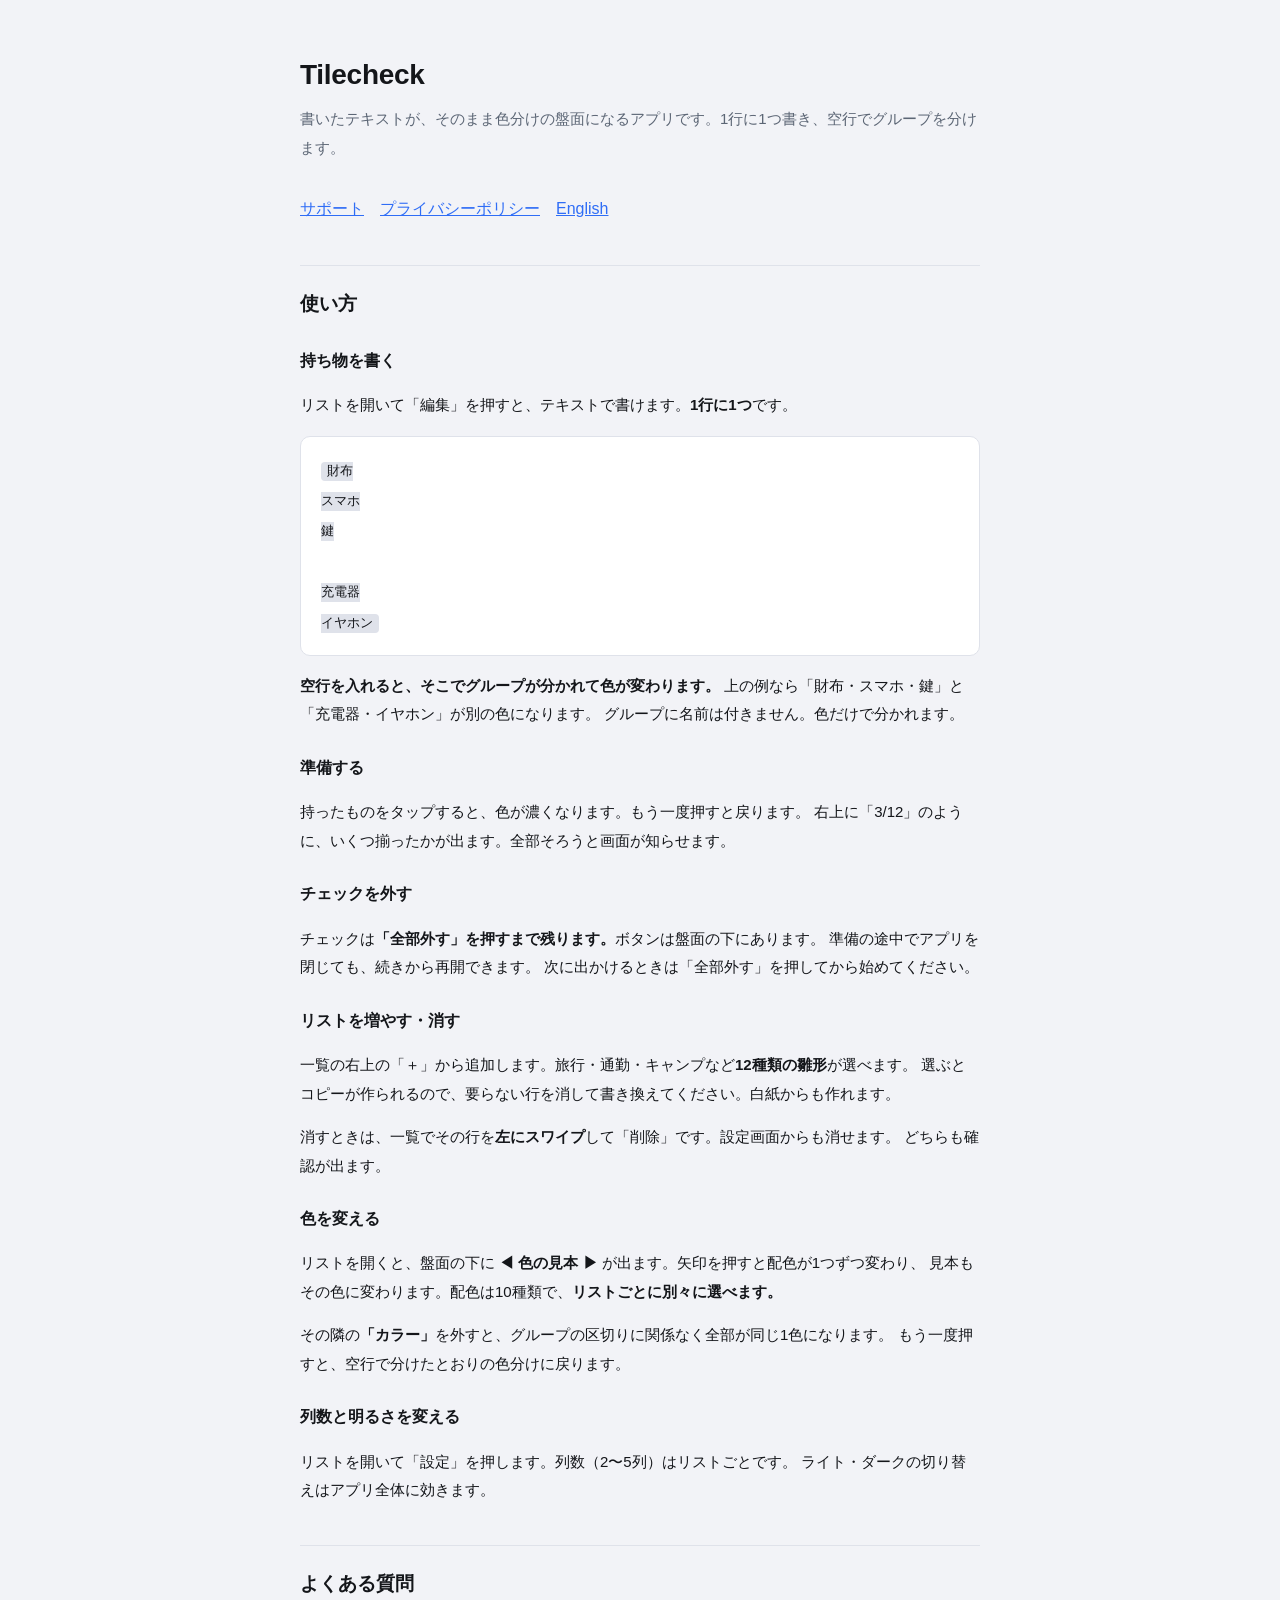
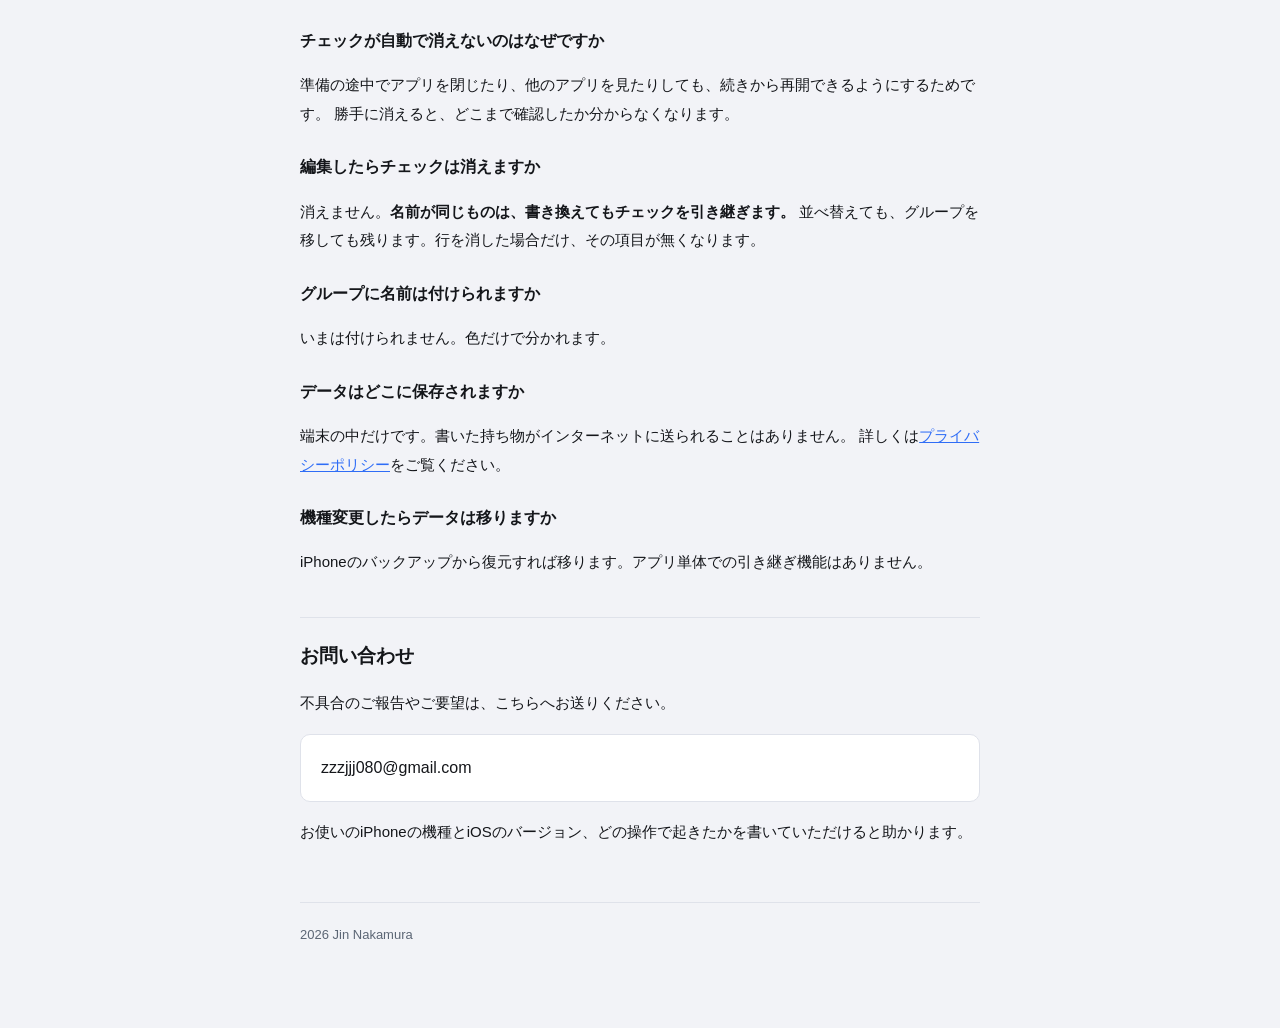
<file: docs/index.html>
<!DOCTYPE html>
<html lang="ja">
<head>
<meta charset="utf-8">
<meta name="viewport" content="width=device-width,initial-scale=1">
<title>Tilecheck — サポート</title>
<link rel="stylesheet" href="style.css">
</head>
<body>
<div class="wrap">
<h1>Tilecheck</h1>
<p class="lead">書いたテキストが、そのまま色分けの盤面になるアプリです。1行に1つ書き、空行でグループを分けます。</p>
<nav><a href="index.html">サポート</a><a href="privacy.html">プライバシーポリシー</a><a href="en/index.html" hreflang="en">English</a></nav>

<h2>使い方</h2>

<h3>持ち物を書く</h3>
<p>リストを開いて「編集」を押すと、テキストで書けます。<strong>1行に1つ</strong>です。</p>
<div class="card">
<code>財布<br>スマホ<br>鍵<br><br>充電器<br>イヤホン</code>
</div>
<p><strong>空行を入れると、そこでグループが分かれて色が変わります。</strong>
上の例なら「財布・スマホ・鍵」と「充電器・イヤホン」が別の色になります。
グループに名前は付きません。色だけで分かれます。</p>

<h3>準備する</h3>
<p>持ったものをタップすると、色が濃くなります。もう一度押すと戻ります。
右上に「3/12」のように、いくつ揃ったかが出ます。全部そろうと画面が知らせます。</p>

<h3>チェックを外す</h3>
<p>チェックは<strong>「全部外す」を押すまで残ります。</strong>ボタンは盤面の下にあります。
準備の途中でアプリを閉じても、続きから再開できます。
次に出かけるときは「全部外す」を押してから始めてください。</p>

<h3>リストを増やす・消す</h3>
<p>一覧の右上の「＋」から追加します。旅行・通勤・キャンプなど<strong>12種類の雛形</strong>が選べます。
選ぶとコピーが作られるので、要らない行を消して書き換えてください。白紙からも作れます。</p>
<p>消すときは、一覧でその行を<strong>左にスワイプ</strong>して「削除」です。設定画面からも消せます。
どちらも確認が出ます。</p>

<h3>色を変える</h3>
<p>リストを開くと、盤面の下に <strong>◀ 色の見本 ▶</strong> が出ます。矢印を押すと配色が1つずつ変わり、
見本もその色に変わります。配色は10種類で、<strong>リストごとに別々に選べます。</strong></p>
<p>その隣の<strong>「カラー」</strong>を外すと、グループの区切りに関係なく全部が同じ1色になります。
もう一度押すと、空行で分けたとおりの色分けに戻ります。</p>

<h3>列数と明るさを変える</h3>
<p>リストを開いて「設定」を押します。列数（2〜5列）はリストごとです。
ライト・ダークの切り替えはアプリ全体に効きます。</p>

<h2>よくある質問</h2>

<h3>チェックが自動で消えないのはなぜですか</h3>
<p>準備の途中でアプリを閉じたり、他のアプリを見たりしても、続きから再開できるようにするためです。
勝手に消えると、どこまで確認したか分からなくなります。</p>

<h3>編集したらチェックは消えますか</h3>
<p>消えません。<strong>名前が同じものは、書き換えてもチェックを引き継ぎます。</strong>
並べ替えても、グループを移しても残ります。行を消した場合だけ、その項目が無くなります。</p>

<h3>グループに名前は付けられますか</h3>
<p>いまは付けられません。色だけで分かれます。</p>

<h3>データはどこに保存されますか</h3>
<p>端末の中だけです。書いた持ち物がインターネットに送られることはありません。
詳しくは<a href="privacy.html">プライバシーポリシー</a>をご覧ください。</p>

<h3>機種変更したらデータは移りますか</h3>
<p>iPhoneのバックアップから復元すれば移ります。アプリ単体での引き継ぎ機能はありません。</p>

<h2>お問い合わせ</h2>
<p>不具合のご報告やご要望は、こちらへお送りください。</p>
<div class="card">zzzjjj080@gmail.com</div>
<p>お使いのiPhoneの機種とiOSのバージョン、どの操作で起きたかを書いていただけると助かります。</p>

<footer>
2026 Jin Nakamura
</footer>
</div>
</body>
</html>
</file>
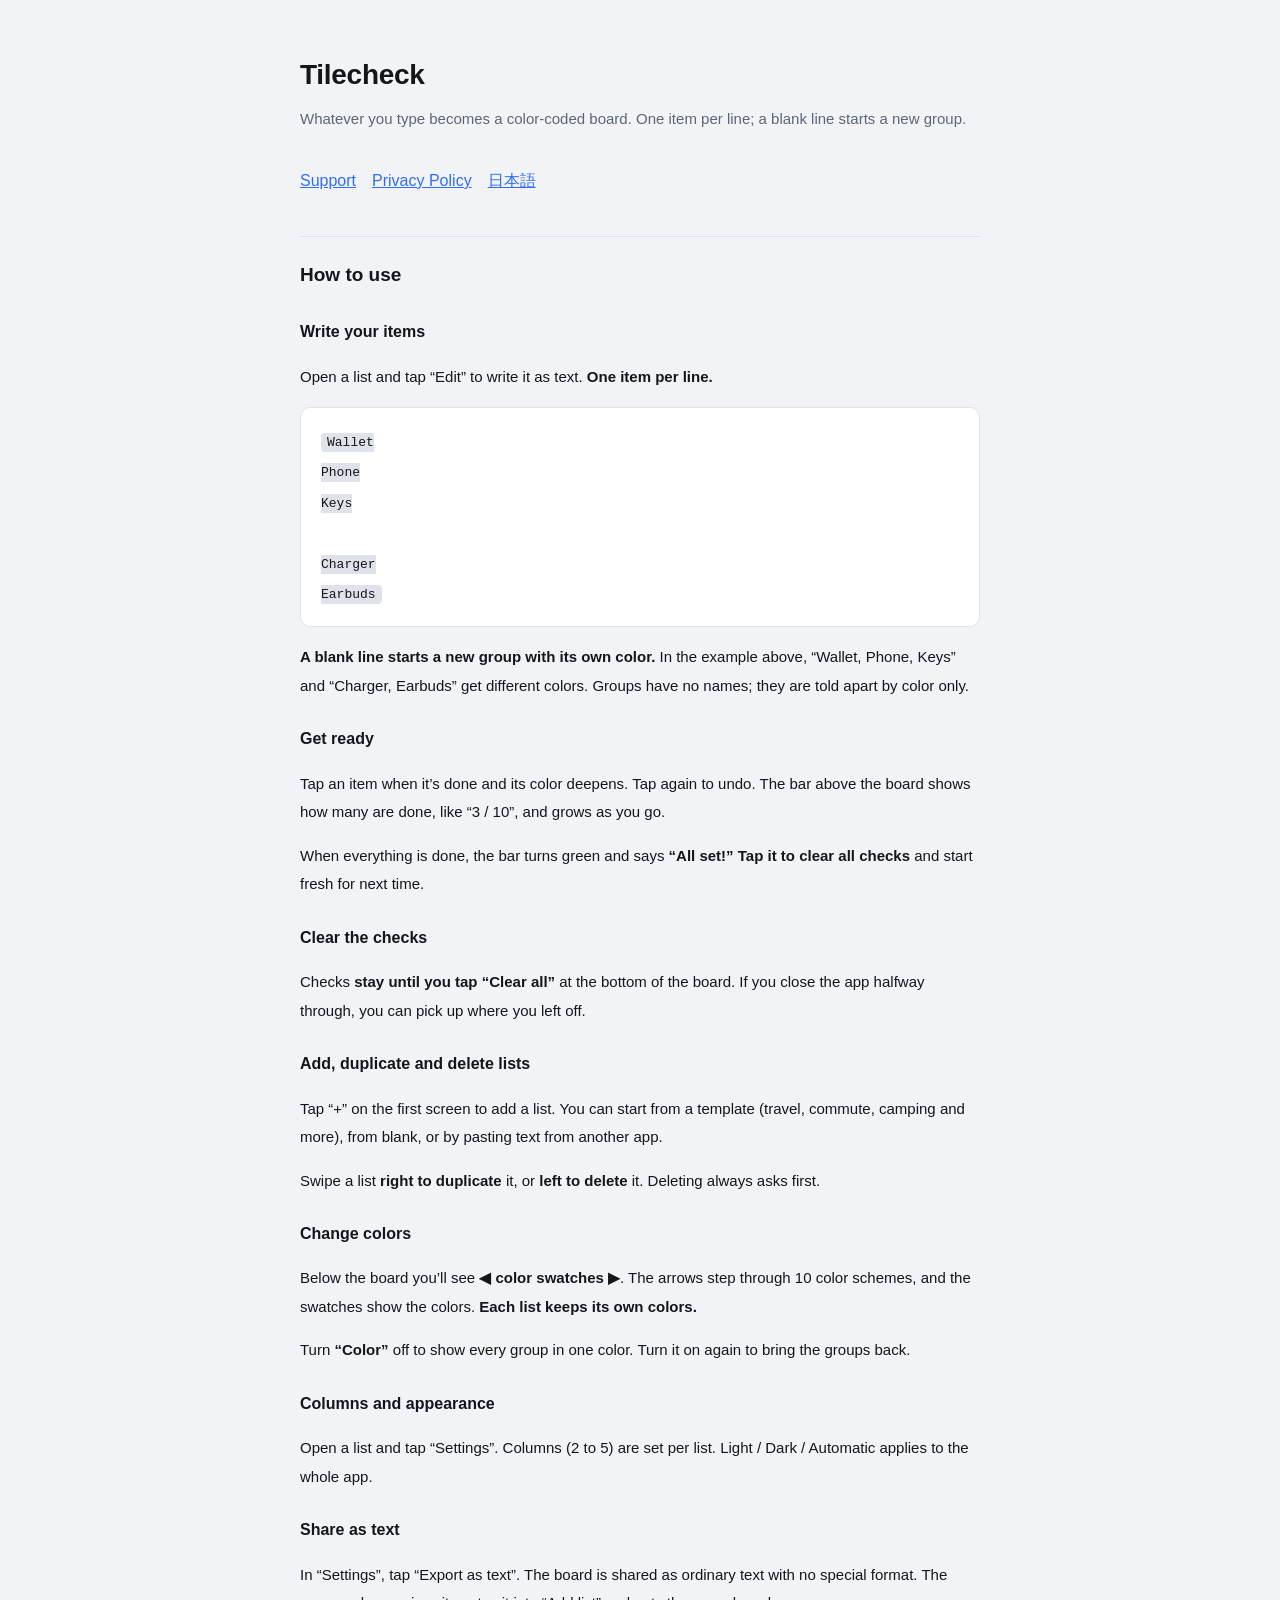
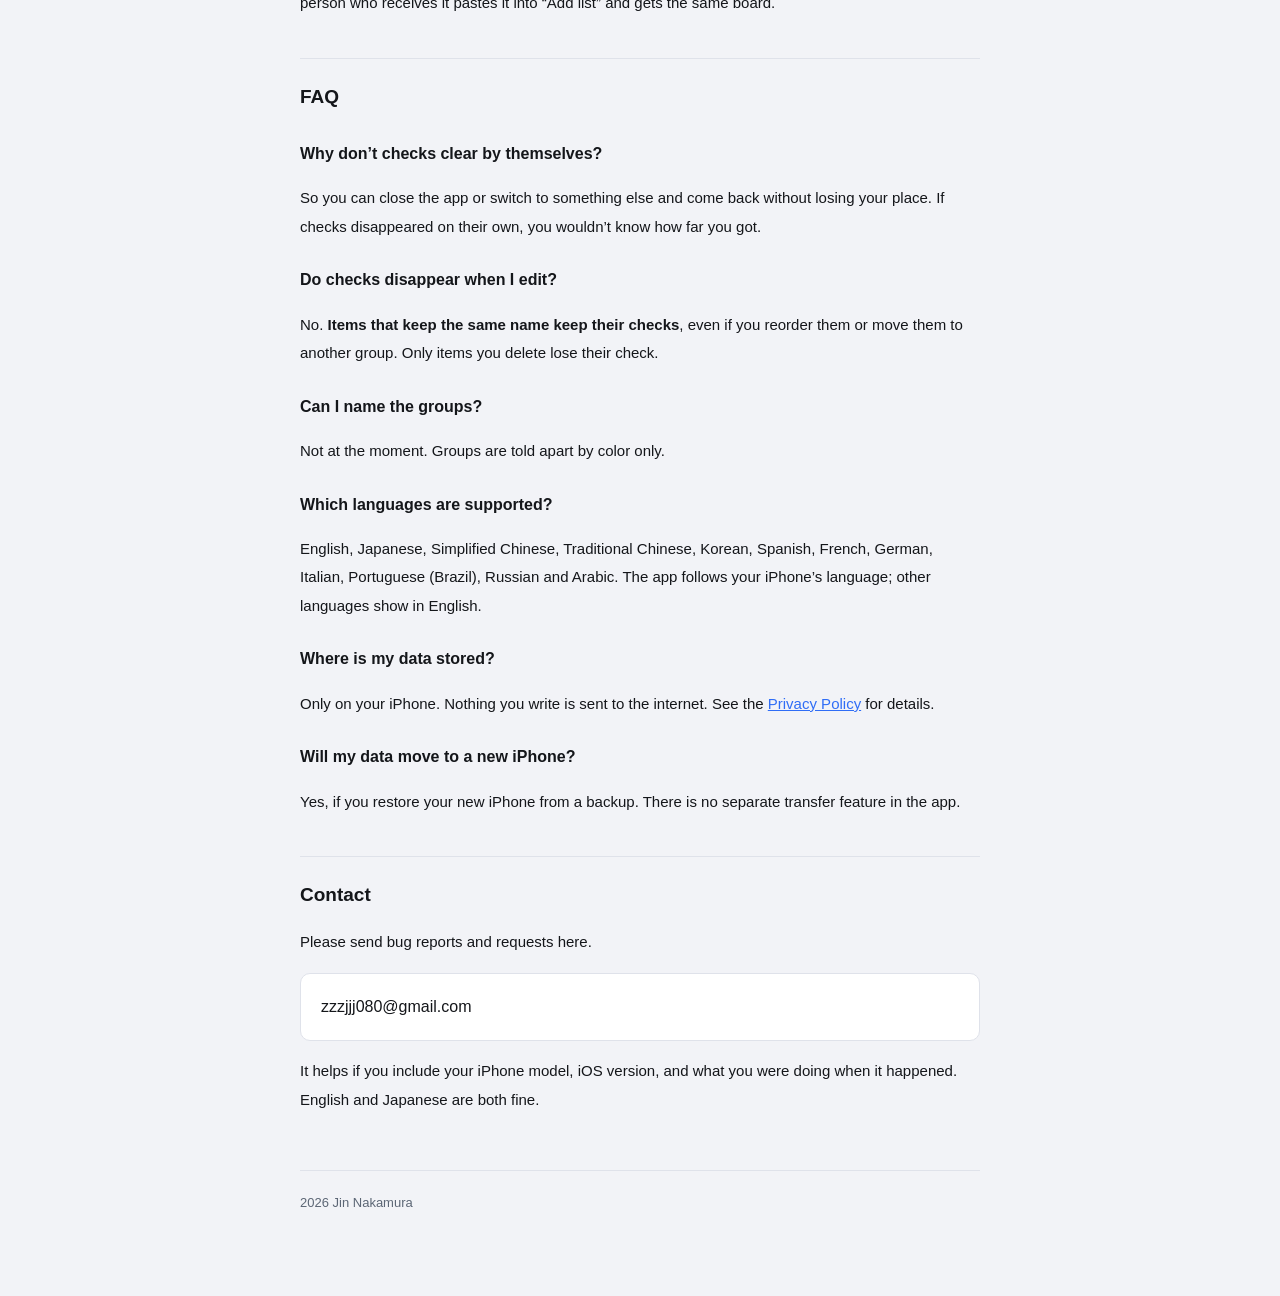
<file: docs/en/index.html>
<!DOCTYPE html>
<html lang="en">
<head>
<meta charset="utf-8">
<meta name="viewport" content="width=device-width,initial-scale=1">
<title>Tilecheck — Support</title>
<link rel="stylesheet" href="../style.css">
</head>
<body>
<div class="wrap">
<h1>Tilecheck</h1>
<p class="lead">Whatever you type becomes a color-coded board. One item per line; a blank line starts a new group.</p>
<nav><a href="index.html">Support</a><a href="privacy.html">Privacy Policy</a><a href="../index.html" hreflang="ja">日本語</a></nav>

<h2>How to use</h2>

<h3>Write your items</h3>
<p>Open a list and tap “Edit” to write it as text. <strong>One item per line.</strong></p>
<div class="card">
<code>Wallet<br>Phone<br>Keys<br><br>Charger<br>Earbuds</code>
</div>
<p><strong>A blank line starts a new group with its own color.</strong>
In the example above, “Wallet, Phone, Keys” and “Charger, Earbuds” get different colors.
Groups have no names; they are told apart by color only.</p>

<h3>Get ready</h3>
<p>Tap an item when it’s done and its color deepens. Tap again to undo.
The bar above the board shows how many are done, like “3 / 10”, and grows as you go.</p>
<p>When everything is done, the bar turns green and says <strong>“All set!”</strong>
<strong>Tap it to clear all checks</strong> and start fresh for next time.</p>

<h3>Clear the checks</h3>
<p>Checks <strong>stay until you tap “Clear all”</strong> at the bottom of the board.
If you close the app halfway through, you can pick up where you left off.</p>

<h3>Add, duplicate and delete lists</h3>
<p>Tap “+” on the first screen to add a list. You can start from a template (travel, commute, camping and more),
from blank, or by pasting text from another app.</p>
<p>Swipe a list <strong>right to duplicate</strong> it, or <strong>left to delete</strong> it. Deleting always asks first.</p>

<h3>Change colors</h3>
<p>Below the board you’ll see <strong>◀ color swatches ▶</strong>. The arrows step through 10 color schemes,
and the swatches show the colors. <strong>Each list keeps its own colors.</strong></p>
<p>Turn <strong>“Color”</strong> off to show every group in one color. Turn it on again to bring the groups back.</p>

<h3>Columns and appearance</h3>
<p>Open a list and tap “Settings”. Columns (2 to 5) are set per list.
Light / Dark / Automatic applies to the whole app.</p>

<h3>Share as text</h3>
<p>In “Settings”, tap “Export as text”. The board is shared as ordinary text with no special format.
The person who receives it pastes it into “Add list” and gets the same board.</p>

<h2>FAQ</h2>

<h3>Why don’t checks clear by themselves?</h3>
<p>So you can close the app or switch to something else and come back without losing your place.
If checks disappeared on their own, you wouldn’t know how far you got.</p>

<h3>Do checks disappear when I edit?</h3>
<p>No. <strong>Items that keep the same name keep their checks</strong>, even if you reorder them or move them to another group.
Only items you delete lose their check.</p>

<h3>Can I name the groups?</h3>
<p>Not at the moment. Groups are told apart by color only.</p>

<h3>Which languages are supported?</h3>
<p>English, Japanese, Simplified Chinese, Traditional Chinese, Korean, Spanish, French, German, Italian,
Portuguese (Brazil), Russian and Arabic. The app follows your iPhone’s language; other languages show in English.</p>

<h3>Where is my data stored?</h3>
<p>Only on your iPhone. Nothing you write is sent to the internet.
See the <a href="privacy.html">Privacy Policy</a> for details.</p>

<h3>Will my data move to a new iPhone?</h3>
<p>Yes, if you restore your new iPhone from a backup. There is no separate transfer feature in the app.</p>

<h2>Contact</h2>
<p>Please send bug reports and requests here.</p>
<div class="card">zzzjjj080@gmail.com</div>
<p>It helps if you include your iPhone model, iOS version, and what you were doing when it happened.
English and Japanese are both fine.</p>

<footer>
2026 Jin Nakamura
</footer>
</div>
</body>
</html>
</file>
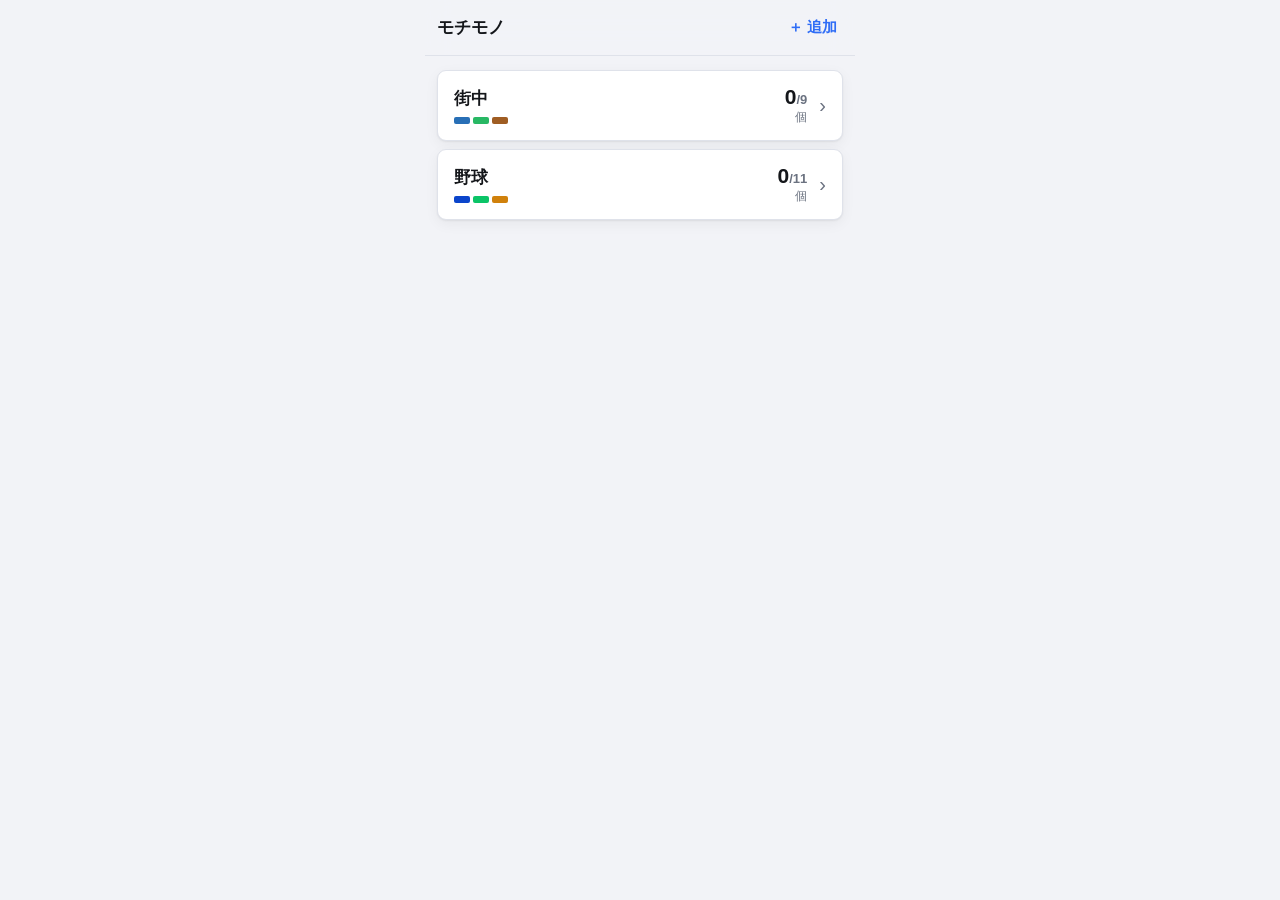
<file: mochimono.html>
<!DOCTYPE html>
<html lang="ja">
<head>
<meta charset="utf-8">
<meta name="viewport" content="width=device-width,initial-scale=1,viewport-fit=cover">
<title>モチモノ プロトタイプ</title>
<style>
/* 明暗は「トークンを1か所で入れ替える」形にする。色ごとに if を書くと必ず破綻する。 */
:root{
  --bg:#f2f3f7; --card:#ffffff; --text:#14161a; --sub:#6b7280; --line:#dfe2ea;
  --accent:#2f6df6; --danger:#d92d20; --shadow:0 1px 2px rgba(0,0,0,.06),0 4px 14px rgba(0,0,0,.05);
}
@media (prefers-color-scheme:dark){
  :root:not([data-theme="light"]){
    --bg:#0b0d10; --card:#161a20; --text:#eef1f6; --sub:#98a2b3; --line:#252b34;
    --accent:#5b8dff; --danger:#ff6b60; --shadow:none;
  }
}
:root[data-theme="dark"]{
  --bg:#0b0d10; --card:#161a20; --text:#eef1f6; --sub:#98a2b3; --line:#252b34;
  --accent:#5b8dff; --danger:#ff6b60; --shadow:none;
}
*{box-sizing:border-box;-webkit-tap-highlight-color:transparent}
html,body{margin:0;padding:0;background:var(--bg);color:var(--text);
  font-family:-apple-system,BlinkMacSystemFont,"Hiragino Sans","Noto Sans JP",sans-serif;}
body{max-width:430px;margin:0 auto;min-height:100vh;overscroll-behavior:none}

/* ---------- 共通の枠 ---------- */
.nav{position:sticky;top:0;z-index:10;background:color-mix(in srgb,var(--bg) 88%,transparent);
  backdrop-filter:blur(12px);border-bottom:1px solid var(--line);
  display:flex;align-items:center;gap:8px;padding:10px 12px;min-height:52px}
.nav h1{font-size:17px;margin:0;font-weight:700;flex:1;min-width:0;
  white-space:nowrap;overflow:hidden;text-overflow:ellipsis}
.nav .sub{font-size:12px;color:var(--sub);font-weight:500;white-space:nowrap;font-variant-numeric:tabular-nums}
.btn{border:0;background:transparent;color:var(--accent);font-size:15px;font-weight:600;
  padding:8px 6px;border-radius:6px;cursor:pointer;font-family:inherit}
.btn:active{opacity:.5}
.btn.solid{background:var(--accent);color:#fff;padding:11px 16px;border-radius:7px}
.btn.ghost{color:var(--sub)}
.btn.danger{color:var(--danger)}
.wrap{padding:14px 12px 120px}
.screen{display:none}
.screen.on{display:block}
.label{font-size:12px;font-weight:800;color:var(--sub);margin:22px 4px 8px;letter-spacing:.02em}
.label:first-child{margin-top:2px}
.note{color:var(--sub);font-size:12px;line-height:1.7;padding:8px 4px 0}

/* ---------- リスト一覧 ---------- */
.row{background:var(--card);border:1px solid var(--line);border-radius:9px;padding:14px 16px;
  margin-bottom:8px;display:flex;align-items:center;gap:12px;box-shadow:var(--shadow);cursor:pointer}
.row:active{transform:scale(.985)}
.row .name{font-size:17px;font-weight:800}
.row .dots{display:flex;gap:3px;margin-top:7px}
.row .dot{width:16px;height:7px;border-radius:2px}
.row .cnt{font-size:12px;color:var(--sub);font-variant-numeric:tabular-nums;text-align:right}
.row .cnt b{display:block;font-size:21px;color:var(--text);font-weight:800}
.row.done .cnt b{color:#16a34a}
.chev{color:var(--sub);font-size:20px}
.empty{color:var(--sub);text-align:center;padding:48px 20px;line-height:1.9;font-size:14px}

/* ---------- グリッド（色は配色モードから算出するのでJSが入れる） ---------- */
.grid{display:grid;gap:3px}
.cell{
  position:relative;border-radius:5px;display:flex;align-items:center;justify-content:center;
  text-align:center;padding:6px 5px;cursor:pointer;line-height:1.18;
  word-break:normal;line-break:strict;overflow-wrap:break-word;min-width:0;overflow:hidden;
  font-weight:800;letter-spacing:-.02em;border:0;
  transition:transform .07s ease, background-color .12s ease, color .12s ease;
}
.cell:active{transform:scale(.93)}
.cell .tick{position:absolute;top:3px;right:4px;font-size:9px;opacity:0;transition:opacity .12s}
.cell.on .tick{opacity:.9}

/* ---------- 進捗・完了 ---------- */
.bar{height:4px;border-radius:2px;background:var(--line);overflow:hidden;margin:0 0 12px}
.bar i{display:block;height:100%;background:var(--accent);transition:width .25s ease}
.bar.full i{background:#16a34a}
.done-banner{background:#16a34a;color:#fff;border-radius:8px;padding:12px 14px;font-weight:800;
  text-align:center;margin-bottom:12px;font-size:15px}

/* ---------- 入力・設定 ---------- */
.field{width:100%;background:var(--card);border:1px solid var(--line);border-radius:8px;
  padding:12px 14px;font-size:16px;color:var(--text);font-family:inherit;margin-bottom:2px}
textarea.field{min-height:46vh;line-height:1.85;resize:vertical}
.hint{color:var(--sub);font-size:12.5px;line-height:1.8;padding:10px 4px 0}
.hint code{background:var(--line);padding:1px 5px;border-radius:3px;font-size:12px}
.seg{display:flex;gap:4px;background:var(--line);padding:3px;border-radius:8px}
.seg button{flex:1;border:0;background:transparent;color:var(--sub);font-weight:800;font-size:14px;
  padding:9px 0;border-radius:6px;cursor:pointer;font-family:inherit}
.seg button.on{background:var(--card);color:var(--text);box-shadow:var(--shadow)}

/* 配色モードの選択：見本そのものを押させる */
.modes{display:grid;grid-template-columns:1fr 1fr;gap:8px}
.mode{background:var(--card);border:1.5px solid var(--line);border-radius:9px;padding:9px 9px 10px;
  cursor:pointer;text-align:left}
.mode:active{transform:scale(.98)}
.mode.on{border-color:var(--accent)}
.mode .sw{display:grid;grid-template-columns:repeat(4,1fr);gap:2px;margin-bottom:8px}
.mode .sw i{height:20px;border-radius:3px;display:block}
.mode .nm{font-size:13.5px;font-weight:800;display:flex;align-items:center;gap:5px}
.mode .nm .chk{color:var(--accent)}
.mode .ds{font-size:11px;color:var(--sub);margin-top:2px;line-height:1.45}

/* ---------- シート ---------- */
.mask{position:fixed;inset:0;background:rgba(0,0,0,.4);display:none;z-index:40}
.mask.on{display:block}
.sheet{position:fixed;left:0;right:0;bottom:0;z-index:41;max-width:430px;margin:0 auto;
  background:var(--bg);border-radius:14px 14px 0 0;padding:20px 16px 34px;display:none;
  border-top:1px solid var(--line)}
.sheet.on{display:block}
.sheet h2{margin:0 0 6px;font-size:17px}
.sheet p{margin:0 0 18px;color:var(--sub);font-size:14px;line-height:1.7}
.sheet .acts{display:flex;flex-direction:column;gap:8px}
.sheet .acts .btn{width:100%;padding:14px;border-radius:8px;background:var(--card);border:1px solid var(--line)}
.fab{position:fixed;left:0;right:0;bottom:0;max-width:430px;margin:0 auto;
  padding:12px 12px calc(12px + env(safe-area-inset-bottom));
  background:linear-gradient(to top,var(--bg) 62%,transparent);display:flex;gap:8px;z-index:20}
.fab .btn{flex:1}
</style>
</head>
<body>

<!-- ============ リスト一覧 ============ -->
<section id="screen-home" class="screen on">
  <div class="nav"><h1>モチモノ</h1><button class="btn" onclick="newList()">＋ 追加</button></div>
  <div class="wrap"><div id="homeList"></div></div>
</section>

<!-- ============ 閲覧（グリッド） ============ -->
<section id="screen-list" class="screen">
  <div class="nav">
    <button class="btn" onclick="go('home')">‹ 一覧</button>
    <h1 id="listTitle"></h1>
    <span class="sub" id="listCount"></span>
    <button class="btn" onclick="go('conf')">設定</button>
  </div>
  <div class="wrap">
    <div class="bar" id="bar"><i></i></div>
    <div id="doneBanner"></div>
    <div id="groups"></div>
  </div>
  <div class="fab">
    <button class="btn solid" style="background:var(--card);color:var(--text);border:1px solid var(--line)"
            onclick="askReset()">全部外す</button>
    <button class="btn solid" onclick="go('edit')">編集</button>
  </div>
</section>

<!-- ============ 編集（中身） ============ -->
<section id="screen-edit" class="screen">
  <div class="nav">
    <button class="btn ghost" onclick="cancelEdit()">キャンセル</button>
    <h1 style="text-align:center">編集</h1>
    <button class="btn" onclick="saveEdit()">保存</button>
  </div>
  <div class="wrap">
    <div class="label">リスト名</div>
    <input id="editName" class="field" placeholder="例：野球">
    <div class="label">持ち物</div>
    <textarea id="editText" class="field" spellcheck="false"
              placeholder="帽子&#10;ソックス&#10;&#10;グローブ&#10;バット"></textarea>
    <div class="hint">
      ・1行 = 1つの持ち物<br>
      ・<code>空行</code>を入れると、そこでグループが分かれて色が変わります<br>
      ・チェックの状態は、名前が同じものは編集しても引き継がれます
    </div>
  </div>
</section>

<!-- ============ 設定（見た目） ============ -->
<section id="screen-conf" class="screen">
  <div class="nav">
    <button class="btn" onclick="go('list')">‹ 戻る</button>
    <h1 id="confTitle"></h1>
  </div>
  <div class="wrap">
    <div class="label">配色（このリストだけ）</div>
    <div class="modes" id="modeGrid"></div>

    <div class="label">列数（このリストだけ）</div>
    <div class="seg" id="colSeg"></div>

    <div class="label">明るさ（アプリ全体）</div>
    <div class="seg" id="themeSeg"></div>
    <div class="note">「自動」はiPhoneの設定に合わせます。</div>

    <div class="label">このリスト</div>
    <button class="btn field" style="text-align:left;cursor:pointer;margin-bottom:8px"
            onclick="askReset()">チェックを全部外す</button>
    <button class="btn danger field" style="text-align:left;cursor:pointer"
            onclick="askDelete()">リストを削除</button>
  </div>
</section>

<div id="saveErr" style="display:none;position:fixed;left:8px;right:8px;bottom:74px;z-index:60;border-radius:6px;max-width:430px;margin:0 auto;background:#d92d20;color:#fff;font-size:12px;padding:8px 12px"></div>
<div class="mask" id="mask" onclick="closeSheet()"></div>
<div class="sheet" id="sheet">
  <h2 id="sheetTitle"></h2>
  <p id="sheetBody"></p>
  <div class="acts" id="sheetActs"></div>
</div>

<script>
/* ==========================================================
   データ
   db   = { theme:'auto'|'light'|'dark', lists:[...] }
   list = { id, name, text, cols, mode, items:[{id,text,g,on}] }
   text が正本。items は text から作り、チェック状態だけ持ち越す。
   ========================================================== */
const KEY = 'mochimono.v2';

/* ---------- 配色モード ----------
   違いは「グループの色をどう選ぶか」。
   hue(g) … そのグループの色相 ／ sat … 彩度の倍率
   steps  … true なら色相ではなく明度の段で区別する
   offL/onL/offD/onD … 未チェック・チェック済みの明度（ライト／ダーク） */
const MODES = [
  { id:'colorful', name:'カラフル', desc:'色を大きく飛ばす',
    hue:g=>[210,145,28,340,265,190,55,8,300,168][g%10], sat:1 },
  { id:'rainbow',  name:'にじ',     desc:'色相を順に回す',
    hue:g=>(206+g*40)%360, sat:1 },
  { id:'tonal',    name:'同系色',   desc:'1色の濃淡だけで分ける',
    hue:()=>214, sat:1, steps:true },
  { id:'warmcool', name:'暖色⇔寒色', desc:'暖かい色から冷たい色へ',
    hue:g=>[16,40,352,318,272,224,196,162][g%8], sat:1 },
  { id:'muted',    name:'くすみ',   desc:'彩度を落として静かに',
    hue:g=>[206,148,32,344,264,188,52,12][g%8], sat:.42 },
  { id:'vivid',    name:'ビビッド', desc:'彩度を上げて強く',
    hue:g=>[222,150,36,338,276,192,58,0][g%8], sat:1.4,
    offL:89, onL:42, offD:17, onD:58 },
  { id:'pastel',   name:'パステル', desc:'淡くやわらかく',
    hue:g=>[212,152,34,342,268,190,54,10][g%8], sat:.8,
    offL:95, onL:60, offD:28, onD:74 },
  { id:'mono',     name:'モノクロ', desc:'無彩色。持ったものだけ目立つ',
    hue:()=>220, sat:0, steps:true },
];
const MODE = id => MODES.find(m => m.id === id) || MODES[0];

/* ---- 色の実測（HSLの明度は当てにならない。黄や緑は同じ明度でも眩しい） ---- */
function _rgb(h,s,l){ s/=100; l/=100;
  const k = n => (n + h/30) % 12, a = s*Math.min(l, 1-l);
  const f = n => l - a*Math.max(-1, Math.min(k(n)-3, Math.min(9-k(n), 1)));
  return [f(0), f(8), f(4)];
}
function _lum(h,s,l){
  const g = v => v <= .03928 ? v/12.92 : ((v + .055)/1.055) ** 2.4;
  const [r,gr,b] = _rgb(h,s,l).map(g);
  return .2126*r + .7152*gr + .0722*b;
}
const _ratio = (a,b) => { const hi = Math.max(a,b), lo = Math.min(a,b); return (hi + .05)/(lo + .05) };
const _hsl = (h,s,l) => `hsl(${h} ${Math.round(s*10)/10}% ${Math.round(l*10)/10}%)`;

const MIN_TEXT = 4.5;    // 文字が読める（WCAG AA）
const MIN_STATE = 2.0;   // 未チェックと持ったものが見分けられる

/* 塗りの上で読める文字色。白黒を決め打ちせず、輝度で選ぶ。 */
function _fg(h, S, L){
  const dS = Math.min(45, S), lS = Math.min(38, S);
  const bg = _lum(h, S, L);
  const rd = _ratio(bg, _lum(h, dS, 15)), rl = _ratio(bg, _lum(h, lS, 94));
  return rd >= rl
    ? { r:rd, css:_hsl(h, dS, 15) }
    : { r:rl, css:_hsl(h, lS, 94) };
}

/* 条件を満たす明度のうち、狙いに一番近いものを選ぶ。
   「文字を読めるまで動かす」と「未チェックと離すまで動かす」を順にやると
   互いに押し戻して振動するので、候補を走査して1回で決める。 */
function _pickL(h, S, want, ok){
  let best = null, bestD = 1e9;
  for(let L = 4; L <= 98; L += 0.5){
    if(!ok(L)) continue;
    const d = Math.abs(L - want);
    if(d < bestD){ bestD = d; best = L }
  }
  return best;
}

/* モードと明暗から、そのグループの狙いの明度を出す。
   段（同系色・モノクロ）は未チェックとチェック済みを同じ向きに動かす。
   逆向きだと、段が進むほど2つが近づいて最後は同色になる。 */
function _wantL(m, g, on, dark){
  const st = m.steps ? (g % 5) : 0;
  return dark
    ? (on ? (m.onD  ?? 56) + st*6 : (m.offD ?? 19) + st*6)
    : (on ? (m.onL  ?? 44) - st*6 : (m.offL ?? 92) - st*6);
}

/* グループgの色。明暗の分岐はここ1か所だけ。 */
function tone(modeId, g, on, dark){
  const m = MODE(modeId), h = m.hue(g);
  const Soff = 58 * m.sat, Son = 64 * m.sat;

  const offL = _pickL(h, Soff, _wantL(m,g,false,dark), L => _fg(h,Soff,L).r >= MIN_TEXT)
            ?? _wantL(m,g,false,dark);
  if(!on) return { bg:_hsl(h,Soff,offL), fg:_fg(h,Soff,offL).css };

  const offLum = _lum(h, Soff, offL);
  const want = _wantL(m,g,true,dark);
  const onL =
       _pickL(h, Son, want, L => _fg(h,Son,L).r >= MIN_TEXT
                              && _ratio(_lum(h,Son,L), offLum) >= MIN_STATE)
    ?? _pickL(h, Son, want, L => _fg(h,Son,L).r >= MIN_TEXT)
    ?? want;
  return { bg:_hsl(h,Son,onL), fg:_fg(h,Son,onL).css };
}

let db = load();
let cur = null;
let pendingAct = null;

function uid(){ return Math.random().toString(36).slice(2,10) }

function load(){
  try{
    const raw = localStorage.getItem(KEY);
    if(raw){
      const d = JSON.parse(raw);
      if(d && Array.isArray(d.lists)){
        // 足りない項目は既定値で埋める。1つ欠けただけで全部読めなくなるのを避ける。
        d.theme = d.theme || 'auto';
        for(const l of d.lists){
          l.cols = l.cols || 4;
          l.mode = l.mode || 'colorful';
          l.items = Array.isArray(l.items) ? l.items : parse(l.text || '', []);
        }
        return d;
      }
    }
  }catch(e){ console.warn('読み込みに失敗したので初期データで開きます', e) }
  return { theme:'auto', lists:[
    seed('街中', '財布\nスマホ\n鍵\nハンカチ\n\nイヤホン\nモバイルバッテリー\n充電ケーブル\n\n目薬\nリップ', 'colorful'),
    seed('野球', '帽子\nソックス\nアンダーシャツ\nベルト\n\nグローブ\nバット\nスパイク\n\nタオル\n水筒\n日焼け止め\n保険証', 'vivid'),
  ]};
}
function seed(name, text, mode){
  return { id:uid(), name, text, cols:4, mode, items:parse(text, []) };
}
let saveErr = null;   // 握り潰さない。ただし毎タップalertは邪魔なので画面に出す
function save(){
  try{ localStorage.setItem(KEY, JSON.stringify(db)); saveErr = null }
  catch(e){
    if(saveErr !== e.message){ saveErr = e.message; console.warn('保存できません:', e.message) }
    const b = document.getElementById('saveErr');
    if(b){ b.textContent = '保存できていません：' + e.message; b.style.display = 'block' }
  }
}

/* text → items。old のチェック状態を、同じ名前のものへ引き継ぐ。 */
function parse(text, old){
  const lines = String(text).replace(/\r\n?/g,'\n').split('\n');
  const out = [];
  let g = 0, seenInGroup = false;
  for(const raw of lines){
    const t = raw.trim();
    if(t === ''){ if(seenInGroup){ g++; seenInGroup = false } continue }
    out.push({ id:uid(), text:t, g, on:false });
    seenInGroup = true;
  }
  const pool = (old||[]).map(o => ({...o, used:false}));
  for(const it of out){
    const m = pool.find(o => !o.used && o.text === it.text && o.g === it.g)
           || pool.find(o => !o.used && o.text === it.text);
    if(m){ m.used = true; it.on = m.on; it.id = m.id }
  }
  return out;
}

/* ==========================================================
   明暗
   ========================================================== */
const mq = window.matchMedia('(prefers-color-scheme:dark)');
function isDark(){ return db.theme === 'dark' || (db.theme === 'auto' && mq.matches) }
function applyTheme(){
  if(db.theme === 'auto') document.documentElement.removeAttribute('data-theme');
  else document.documentElement.setAttribute('data-theme', db.theme);
}
mq.addEventListener('change', () => { if(db.theme === 'auto') rerender() });

function rerender(){
  applyTheme();
  const on = id => document.getElementById(id).classList.contains('on');
  if(on('screen-home')) renderHome();
  if(on('screen-list')) renderList();
  if(on('screen-conf')) renderConf();
}

/* ==========================================================
   画面
   ========================================================== */
function go(name){
  for(const s of document.querySelectorAll('.screen')) s.classList.remove('on');
  document.getElementById('screen-' + name).classList.add('on');
  window.scrollTo(0,0);
  if(name === 'home') renderHome();
  if(name === 'list') renderList();
  if(name === 'edit') renderEdit();
  if(name === 'conf') renderConf();
}
function list(){ return db.lists.find(l => l.id === cur) }
function stat(l){ return { n:l.items.length, d:l.items.filter(i=>i.on).length } }

function renderHome(){
  const el = document.getElementById('homeList');
  if(!db.lists.length){
    el.innerHTML = '<div class="empty">リストがありません。<br>右上の「＋ 追加」から作れます。</div>';
    return;
  }
  const dark = isDark();
  el.innerHTML = db.lists.map(l => {
    const {n,d} = stat(l);
    const gs = [...new Set(l.items.map(i=>i.g))].slice(0,6);
    const dots = gs.map(g =>
      `<span class="dot" style="background:${tone(l.mode,g,true,dark).bg}"></span>`).join('');
    return `<div class="row ${n&&d===n?'done':''}" onclick="open_('${l.id}')">
      <div style="flex:1;min-width:0">
        <div class="name">${esc(l.name)}</div>
        <div class="dots">${dots}</div>
      </div>
      <div class="cnt"><b>${d}<span style="font-size:13px;color:var(--sub)">/${n}</span></b>${n&&d===n?'そろった':'個'}</div>
      <div class="chev">›</div>
    </div>`;
  }).join('');
}

function renderList(){
  const l = list(); if(!l) return go('home');
  const {n,d} = stat(l);
  const dark = isDark();
  document.getElementById('listTitle').textContent = l.name;
  document.getElementById('listCount').textContent = n ? `${d}/${n}` : '';
  const bar = document.getElementById('bar');
  bar.classList.toggle('full', n>0 && d===n);
  bar.firstElementChild.style.width = (n ? d/n*100 : 0) + '%';
  document.getElementById('doneBanner').innerHTML =
    (n>0 && d===n) ? '<div class="done-banner">ヨシ！ 全部そろいました</div>' : '';

  // グループは色だけで分ける。行は改めず、上から詰めて並べる。
  const cols = l.cols || 4;
  const ar = cols >= 5 ? 1.35 : cols === 4 ? 1.55 : cols === 3 ? 1.9 : 2.6;
  const contW = document.getElementById('groups').clientWidth || Math.min(430, window.innerWidth) - 24;
  const cellW = (contW - 3*(cols-1)) / cols;
  const cellH = Math.round(cellW / ar);
  const cells = l.items.map(it => {
    const c = tone(l.mode, it.g, it.on, dark);
    return `<div class="cell ${it.on?'on':''}" onclick="toggle('${it.id}')"
      style="height:${cellH}px;font-size:${fsize(it.text,cols,cellW)}px;background:${c.bg};color:${c.fg}"
      ><span class="tick">✓</span>${esc(it.text)}</div>`;
  }).join('');
  document.getElementById('groups').innerHTML = l.items.length
    ? `<div class="grid" style="grid-template-columns:repeat(${cols},minmax(0,1fr))">${cells}</div>`
    : '<div class="empty">まだ何も入っていません。<br>下の「編集」から書けます。</div>';
  fitCells();
}

// 禁則で改行位置がずれると計算どおりに収まらないので、最後は実測で詰める。
// （「モバイルバッテリー」は「リー」が行頭に来られず3行になり、セルからはみ出した）
function fitCells(){
  for(const c of document.querySelectorAll('.cell')){
    let fs = parseFloat(c.style.fontSize) || 15;
    let guard = 0;
    while(c.scrollHeight > c.clientHeight + 0.5 && fs > 8 && guard++ < 30){
      fs -= 0.5; c.style.fontSize = fs + 'px';
    }
  }
}

// セルの幅から実際に入る大きさを決める。1行で11px未満になるなら2行に回す。
// （長さで場合分けすると「アンダーシャ／ツ」のように末尾1文字だけが落ちる）
function fsize(t, cols, cellW){
  const base = cols<=2 ? 21 : cols===3 ? 18 : cols===4 ? 15.5 : 13.5;
  const avail = Math.max(20, cellW - 12);
  const n = [...t].length || 1;
  const one = avail / n;
  if(one >= 11) return Math.min(base, one * 0.98);
  return Math.max(9.5, Math.min(base, avail * 2 / n * 0.98));
}

function toggle(id){
  const l = list(); const it = l.items.find(i=>i.id===id); if(!it) return;   // 消えたIDは黙って無視
  it.on = !it.on;
  haptic(it.on ? 'on' : 'off');
  save(); renderList();
}

function open_(id){ cur = id; go('list') }
function newList(){
  const l = { id:uid(), name:'新しいリスト', text:'', cols:4, mode:'colorful', items:[] };
  db.lists.push(l); save(); cur = l.id; go('edit');
}

/* ---------- 編集（中身） ---------- */
function renderEdit(){
  const l = list(); if(!l) return go('home');
  document.getElementById('editName').value = l.name;
  document.getElementById('editText').value = l.text;
}
function saveEdit(){
  const l = list();
  const name = document.getElementById('editName').value.trim();
  l.name = name || '名前のないリスト';
  l.text = document.getElementById('editText').value;
  l.items = parse(l.text, l.items);
  haptic('ok'); save(); go('list');
}
function cancelEdit(){ const l = list(); go(l && l.items.length ? 'list' : 'home') }

/* ---------- 設定（見た目） ---------- */
function renderConf(){
  const l = list(); if(!l) return go('home');
  const dark = isDark();
  document.getElementById('confTitle').textContent = l.name + ' の設定';

  document.getElementById('modeGrid').innerHTML = MODES.map(m => {
    // 見本は「済・未・済・未」。塗りの2状態と色の選び方が同時に見える並びにする。
    const sw = [0,1,2,3].map(g =>
      `<i style="background:${tone(m.id,g,g%2===0,dark).bg}"></i>`).join('');
    return `<div class="mode ${l.mode===m.id?'on':''}" onclick="setMode('${m.id}')">
      <div class="sw">${sw}</div>
      <div class="nm">${m.name}${l.mode===m.id?'<span class="chk">✓</span>':''}</div>
      <div class="ds">${m.desc}</div>
    </div>`;
  }).join('');

  document.getElementById('colSeg').innerHTML = [2,3,4,5].map(c =>
    `<button class="${(l.cols||4)===c?'on':''}" onclick="setCols(${c})">${c}列</button>`).join('');

  document.getElementById('themeSeg').innerHTML =
    [['auto','自動'],['light','ライト'],['dark','ダーク']].map(([v,n]) =>
      `<button class="${db.theme===v?'on':''}" onclick="setTheme('${v}')">${n}</button>`).join('');
}
function setMode(id){ list().mode = id; haptic('sel'); save(); renderConf() }
function setCols(c){ list().cols = c; haptic('sel'); save(); renderConf() }
function setTheme(v){ db.theme = v; haptic('sel'); save(); applyTheme(); renderConf() }

/* ---------- 確認シート ---------- */
function sheet(title, body, acts){
  document.getElementById('sheetTitle').textContent = title;
  document.getElementById('sheetBody').textContent = body;
  document.getElementById('sheetActs').innerHTML =
    acts.map((a,i)=>`<button class="btn ${a.danger?'danger':''}" onclick="sheetAct(${i})">${esc(a.label)}</button>`).join('') +
    `<button class="btn ghost" onclick="closeSheet()">やめる</button>`;
  pendingAct = acts;
  document.getElementById('mask').classList.add('on');
  document.getElementById('sheet').classList.add('on');
}
function sheetAct(i){ const f = pendingAct[i].run; closeSheet(); f() }
function closeSheet(){
  document.getElementById('mask').classList.remove('on');
  document.getElementById('sheet').classList.remove('on');
}
function askReset(){
  const l = list(); const {n,d} = stat(l);
  if(d === 0){ haptic('warn'); return }
  sheet('チェックを全部外しますか？',
    `${n}個中 ${d}個に付いているチェックが、すべて外れます。元に戻せません。`,
    [{label:'全部外す', danger:true, run:doReset}]);
}
function doReset(){
  const l = list(); l.items.forEach(i => i.on = false);
  haptic('ok'); save(); go('list');
}
function askDelete(){
  const l = list();
  sheet('このリストを削除しますか？',
    `「${l.name}」と、書いた ${l.items.length}個の持ち物がすべて消えます。元に戻せません。`,
    [{label:'削除する', danger:true, run:()=>{
      db.lists = db.lists.filter(x => x.id !== l.id); cur = null; haptic('warn'); save(); go('home');
    }}]);
}

/* ---------- 触覚（本番はSwiftのUIImpactFeedbackGenerator。ここは代替） ---------- */
function haptic(kind){
  const ms = {on:[14], off:[8], sel:[6], ok:[10,40,16], warn:[18,60,18]}[kind] || [10];
  try{ navigator.vibrate && navigator.vibrate(ms) }catch(e){}
}

function esc(s){ return String(s).replace(/[&<>"]/g, c => ({'&':'&amp;','<':'&lt;','>':'&gt;','"':'&quot;'}[c])) }

window.addEventListener('resize', () => {
  if(document.getElementById('screen-list').classList.contains('on')) renderList();
});

applyTheme();
renderHome();
</script>
</body>
</html>
</file>
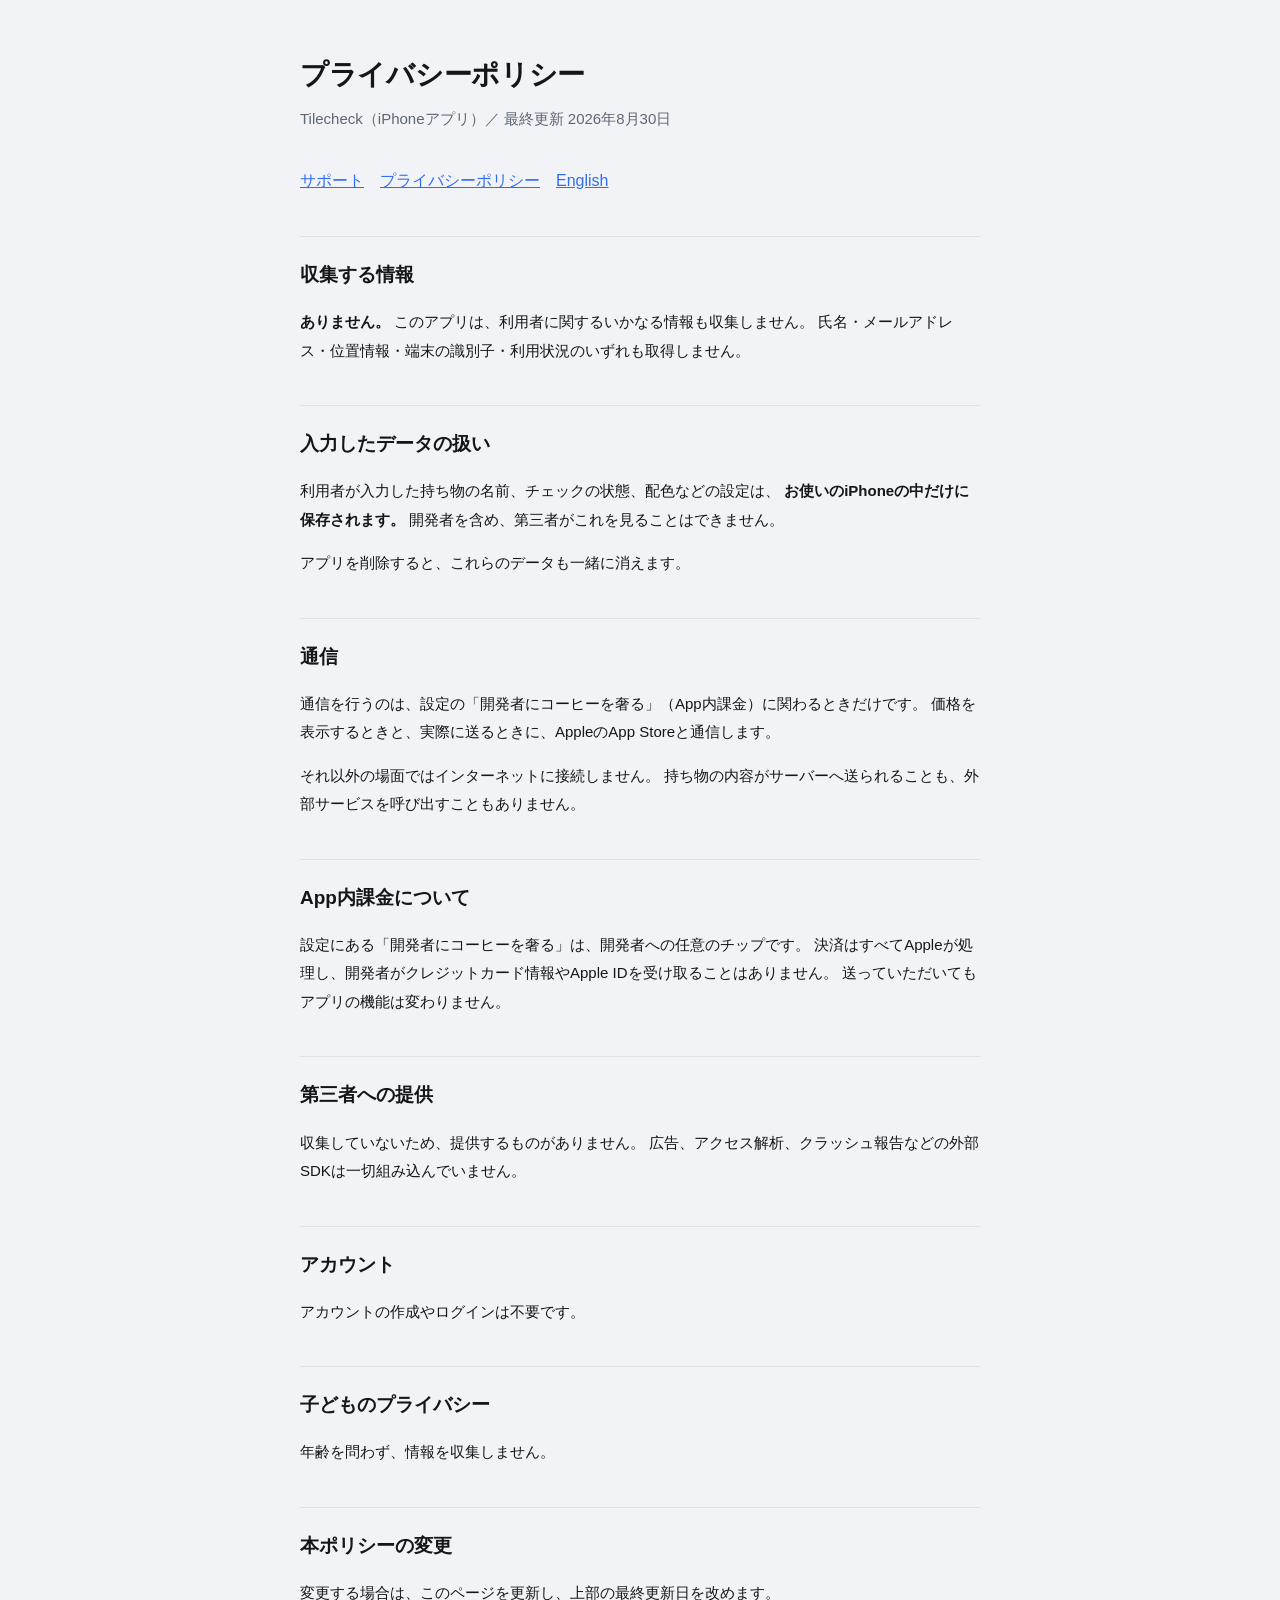
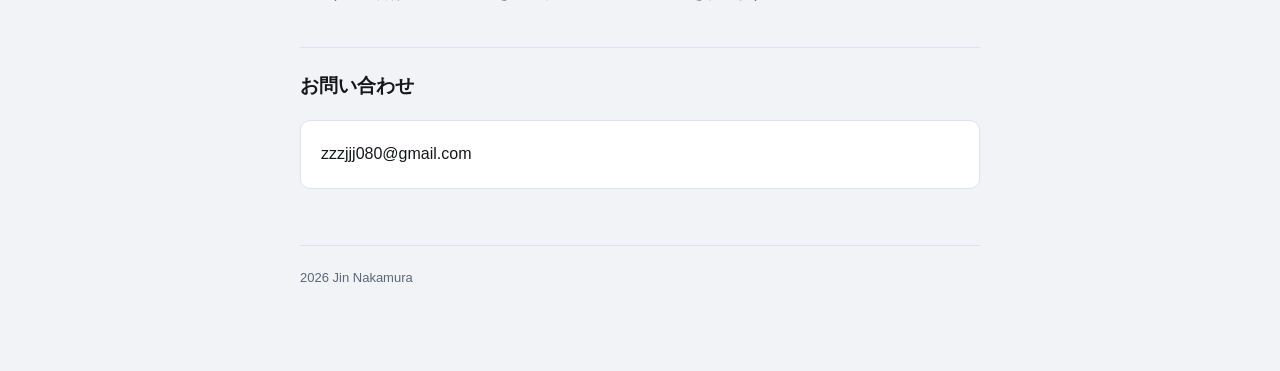
<file: docs/privacy.html>
<!DOCTYPE html>
<html lang="ja">
<head>
<meta charset="utf-8">
<meta name="viewport" content="width=device-width,initial-scale=1">
<title>Tilecheck — プライバシーポリシー</title>
<link rel="stylesheet" href="style.css">
</head>
<body>
<div class="wrap">
<h1>プライバシーポリシー</h1>
<p class="lead">Tilecheck（iPhoneアプリ）／ 最終更新 2026年8月30日</p>
<nav><a href="index.html">サポート</a><a href="privacy.html">プライバシーポリシー</a><a href="en/privacy.html" hreflang="en">English</a></nav>

<h2>収集する情報</h2>
<p><strong>ありません。</strong>
このアプリは、利用者に関するいかなる情報も収集しません。
氏名・メールアドレス・位置情報・端末の識別子・利用状況のいずれも取得しません。</p>

<h2>入力したデータの扱い</h2>
<p>利用者が入力した持ち物の名前、チェックの状態、配色などの設定は、
<strong>お使いのiPhoneの中だけに保存されます。</strong>
開発者を含め、第三者がこれを見ることはできません。</p>
<p>アプリを削除すると、これらのデータも一緒に消えます。</p>

<h2>通信</h2>
<p>通信を行うのは、設定の「開発者にコーヒーを奢る」（App内課金）に関わるときだけです。
価格を表示するときと、実際に送るときに、AppleのApp Storeと通信します。</p>
<p>それ以外の場面ではインターネットに接続しません。
持ち物の内容がサーバーへ送られることも、外部サービスを呼び出すこともありません。</p>

<h2>App内課金について</h2>
<p>設定にある「開発者にコーヒーを奢る」は、開発者への任意のチップです。
決済はすべてAppleが処理し、開発者がクレジットカード情報やApple IDを受け取ることはありません。
送っていただいてもアプリの機能は変わりません。</p>


<h2>第三者への提供</h2>
<p>収集していないため、提供するものがありません。
広告、アクセス解析、クラッシュ報告などの外部SDKは一切組み込んでいません。</p>

<h2>アカウント</h2>
<p>アカウントの作成やログインは不要です。</p>

<h2>子どものプライバシー</h2>
<p>年齢を問わず、情報を収集しません。</p>

<h2>本ポリシーの変更</h2>
<p>変更する場合は、このページを更新し、上部の最終更新日を改めます。</p>

<h2>お問い合わせ</h2>
<div class="card">zzzjjj080@gmail.com</div>

<footer>
2026 Jin Nakamura
</footer>
</div>
</body>
</html>
</file>
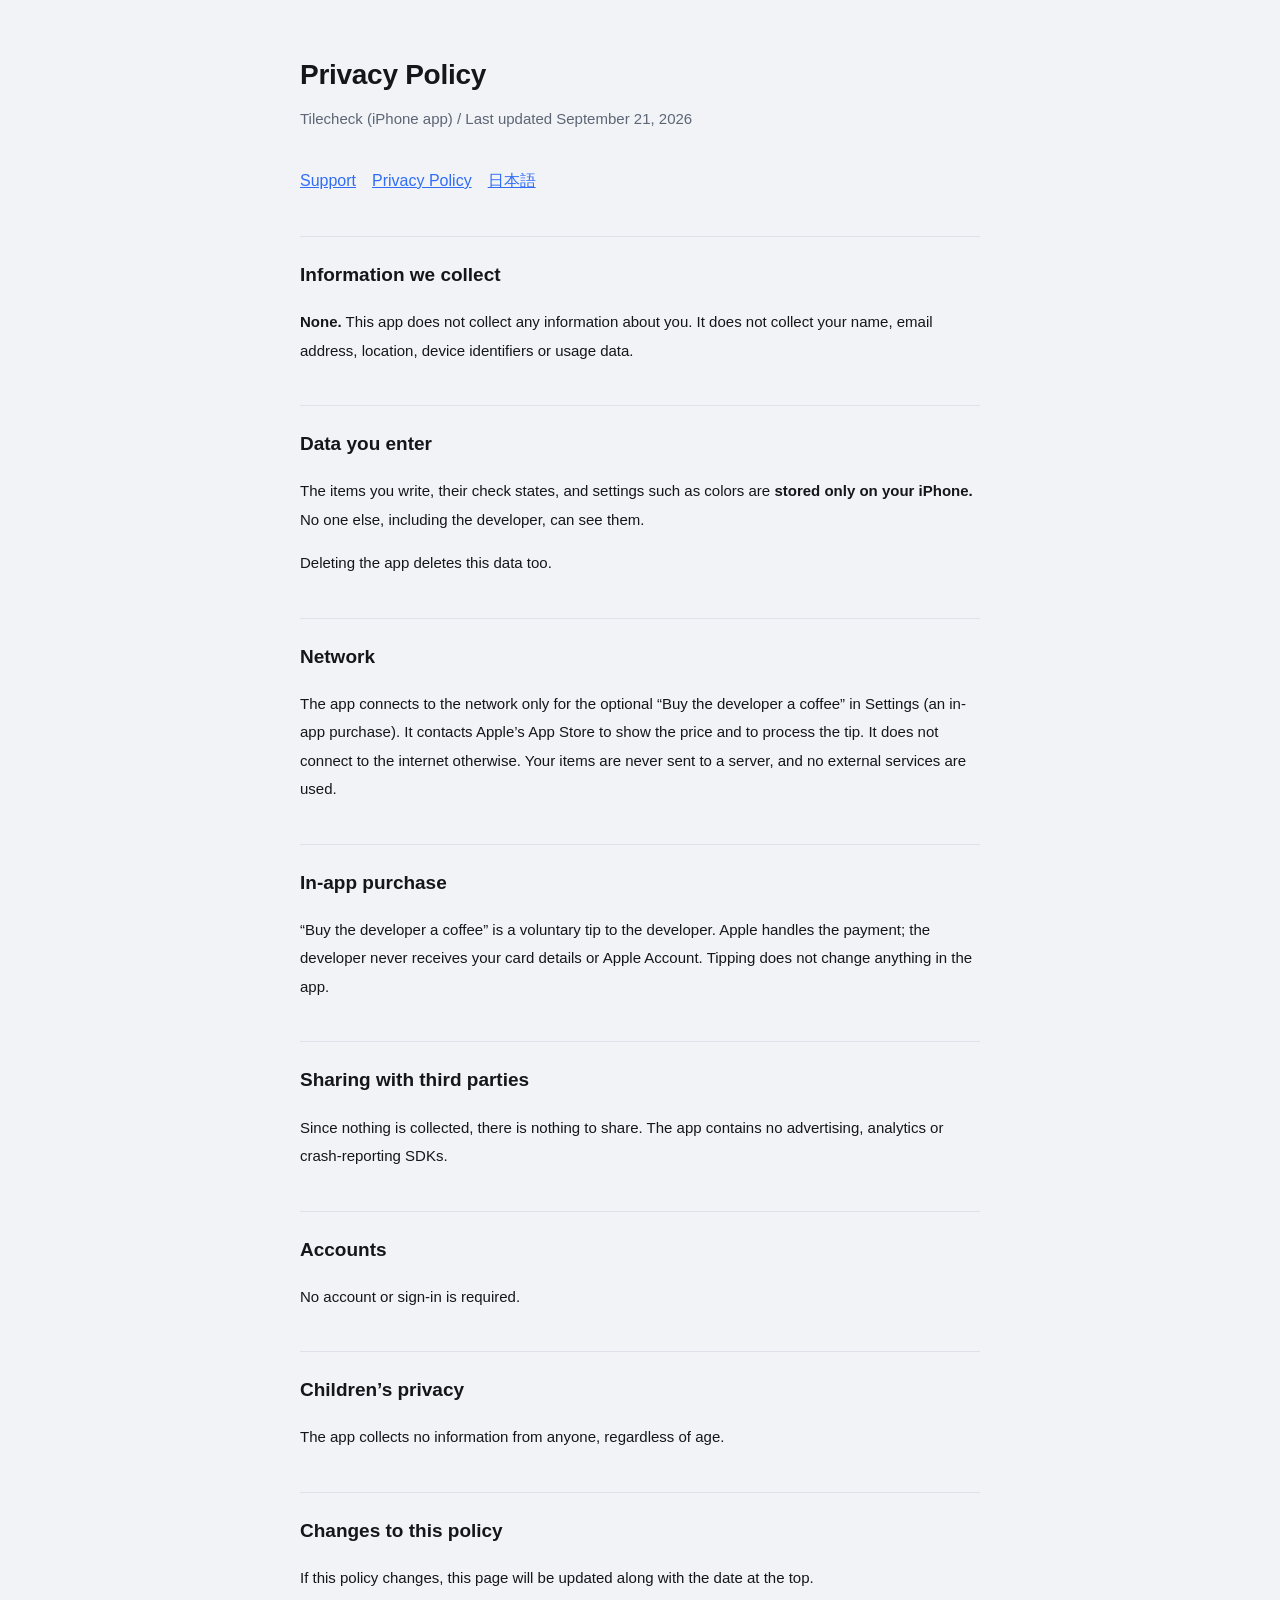
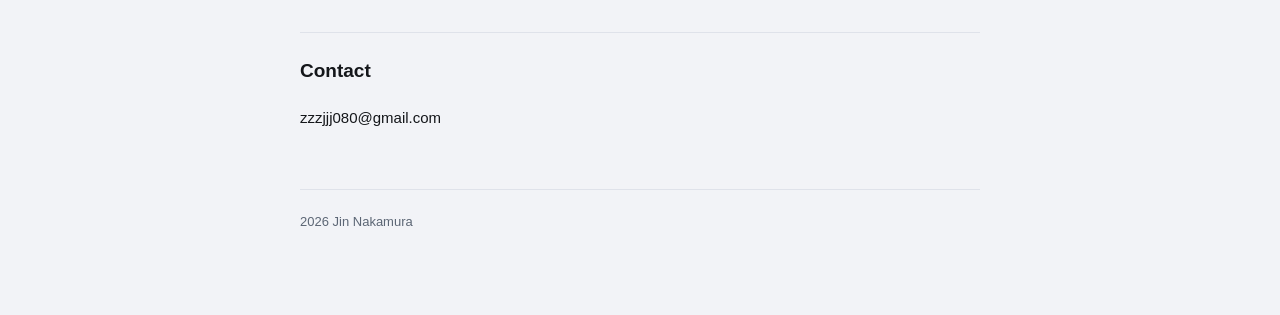
<file: docs/en/privacy.html>
<!DOCTYPE html>
<html lang="en">
<head>
<meta charset="utf-8">
<meta name="viewport" content="width=device-width,initial-scale=1">
<title>Tilecheck — Privacy Policy</title>
<link rel="stylesheet" href="../style.css">
</head>
<body>
<div class="wrap">
<h1>Privacy Policy</h1>
<p class="lead">Tilecheck (iPhone app) / Last updated September 21, 2026</p>
<nav><a href="index.html">Support</a><a href="privacy.html">Privacy Policy</a><a href="../privacy.html" hreflang="ja">日本語</a></nav>

<h2>Information we collect</h2>
<p><strong>None.</strong>
This app does not collect any information about you.
It does not collect your name, email address, location, device identifiers or usage data.</p>

<h2>Data you enter</h2>
<p>The items you write, their check states, and settings such as colors are
<strong>stored only on your iPhone.</strong>
No one else, including the developer, can see them.</p>
<p>Deleting the app deletes this data too.</p>

<h2>Network</h2>
<p>The app connects to the network only for the optional “Buy the developer a coffee” in Settings (an in-app purchase).
It contacts Apple’s App Store to show the price and to process the tip.
It does not connect to the internet otherwise.
Your items are never sent to a server, and no external services are used.</p>

<h2>In-app purchase</h2>
<p>“Buy the developer a coffee” is a voluntary tip to the developer.
Apple handles the payment; the developer never receives your card details or Apple Account.
Tipping does not change anything in the app.</p>

<h2>Sharing with third parties</h2>
<p>Since nothing is collected, there is nothing to share.
The app contains no advertising, analytics or crash-reporting SDKs.</p>

<h2>Accounts</h2>
<p>No account or sign-in is required.</p>

<h2>Children’s privacy</h2>
<p>The app collects no information from anyone, regardless of age.</p>

<h2>Changes to this policy</h2>
<p>If this policy changes, this page will be updated along with the date at the top.</p>

<h2>Contact</h2>
<p>zzzjjj080@gmail.com</p>

<footer>
2026 Jin Nakamura
</footer>
</div>
</body>
</html>
</file>
<file: docs/style.css>
:root{--bg:#f2f3f7;--card:#fff;--text:#14161a;--sub:#5c6675;--line:#dfe2ea;--accent:#2f6df6}
@media (prefers-color-scheme:dark){
  :root{--bg:#0b0d10;--card:#161a20;--text:#eef1f6;--sub:#98a2b3;--line:#252b34;--accent:#5b8dff}
}
*{box-sizing:border-box}
body{margin:0;background:var(--bg);color:var(--text);line-height:1.9;
  font-family:-apple-system,BlinkMacSystemFont,"Hiragino Sans","Noto Sans JP",sans-serif}
.wrap{max-width:720px;margin:0 auto;padding:48px 20px 80px}
h1{font-size:28px;margin:0 0 4px;letter-spacing:-.01em}
h2{font-size:19px;margin:40px 0 12px;padding-top:20px;border-top:1px solid var(--line)}
h3{font-size:16px;margin:24px 0 6px}
p,li{font-size:15px}
.lead{color:var(--sub);margin:0 0 32px}
.card{background:var(--card);border:1px solid var(--line);border-radius:10px;padding:18px 20px;margin:16px 0}
code{background:var(--line);padding:2px 6px;border-radius:4px;font-size:13px}
a{color:var(--accent)}
footer{margin-top:56px;padding-top:20px;border-top:1px solid var(--line);color:var(--sub);font-size:13px}
nav a{margin-right:16px}
</file>
